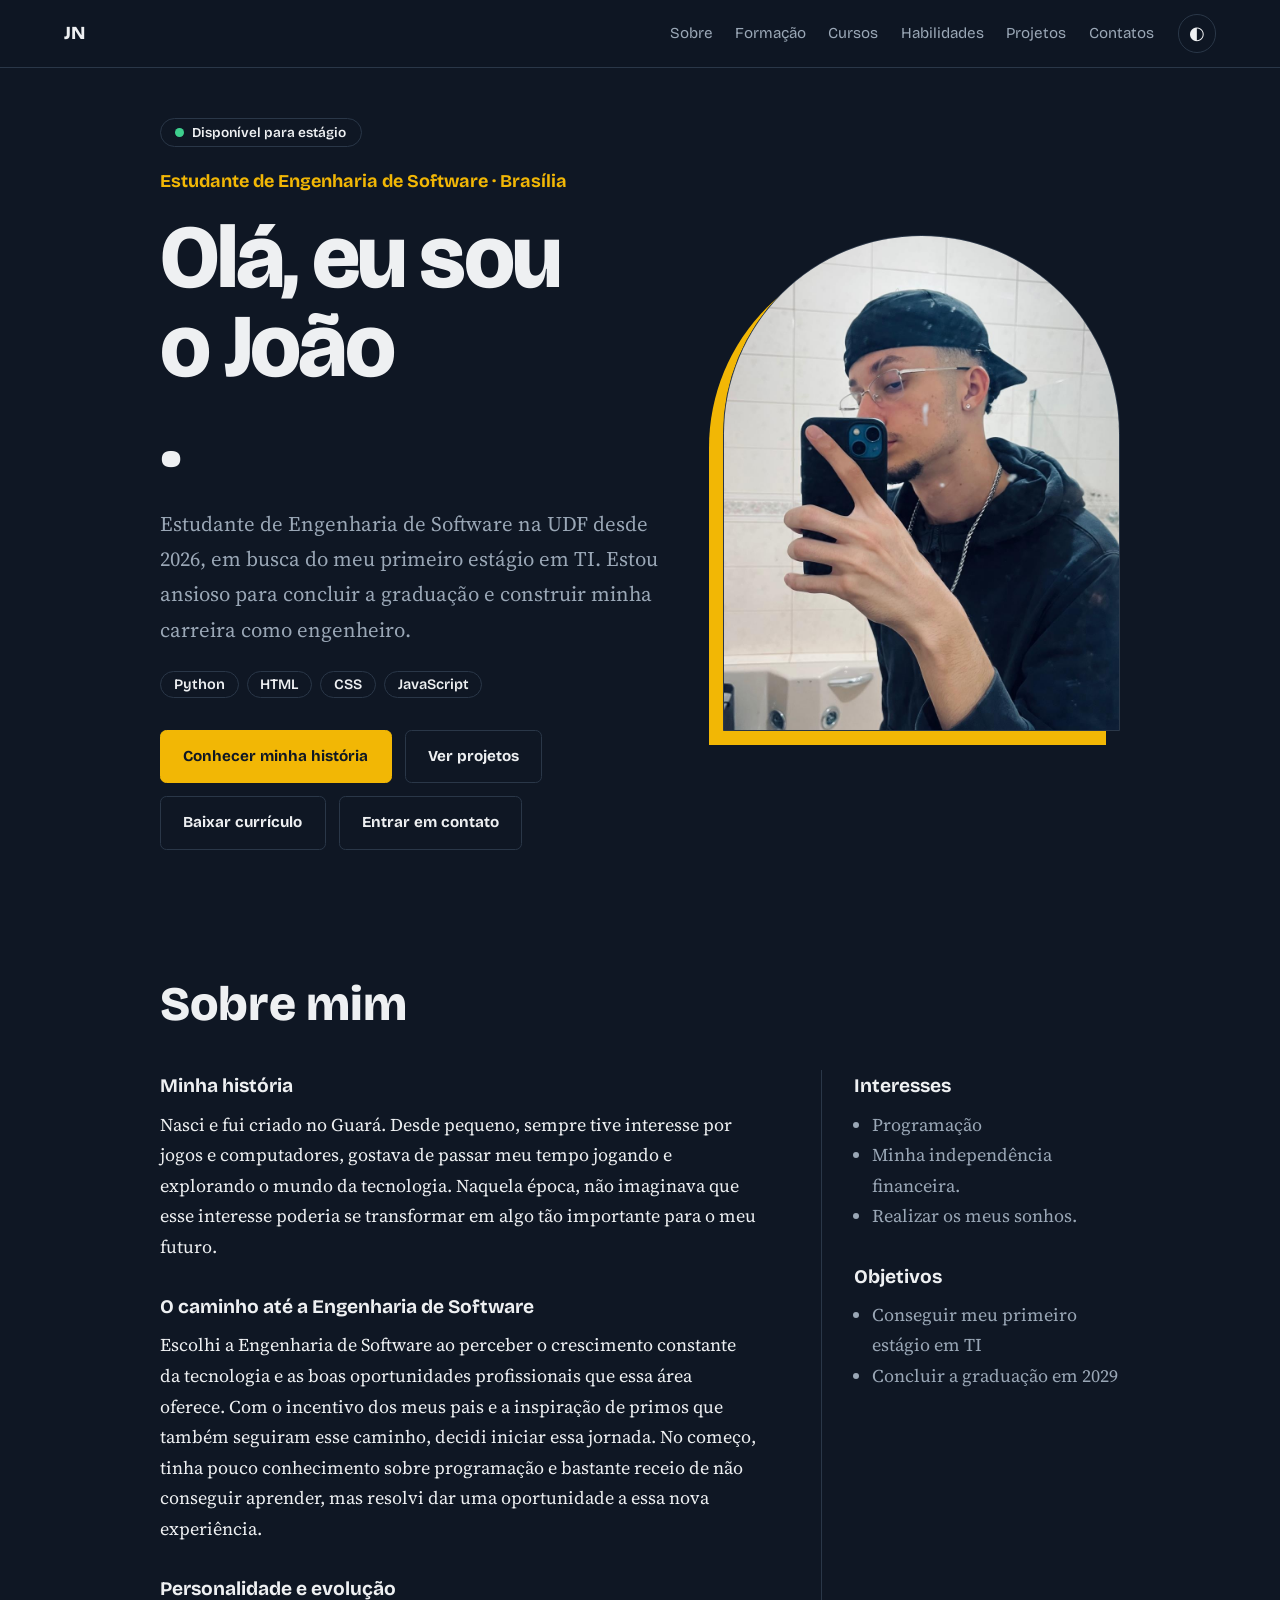
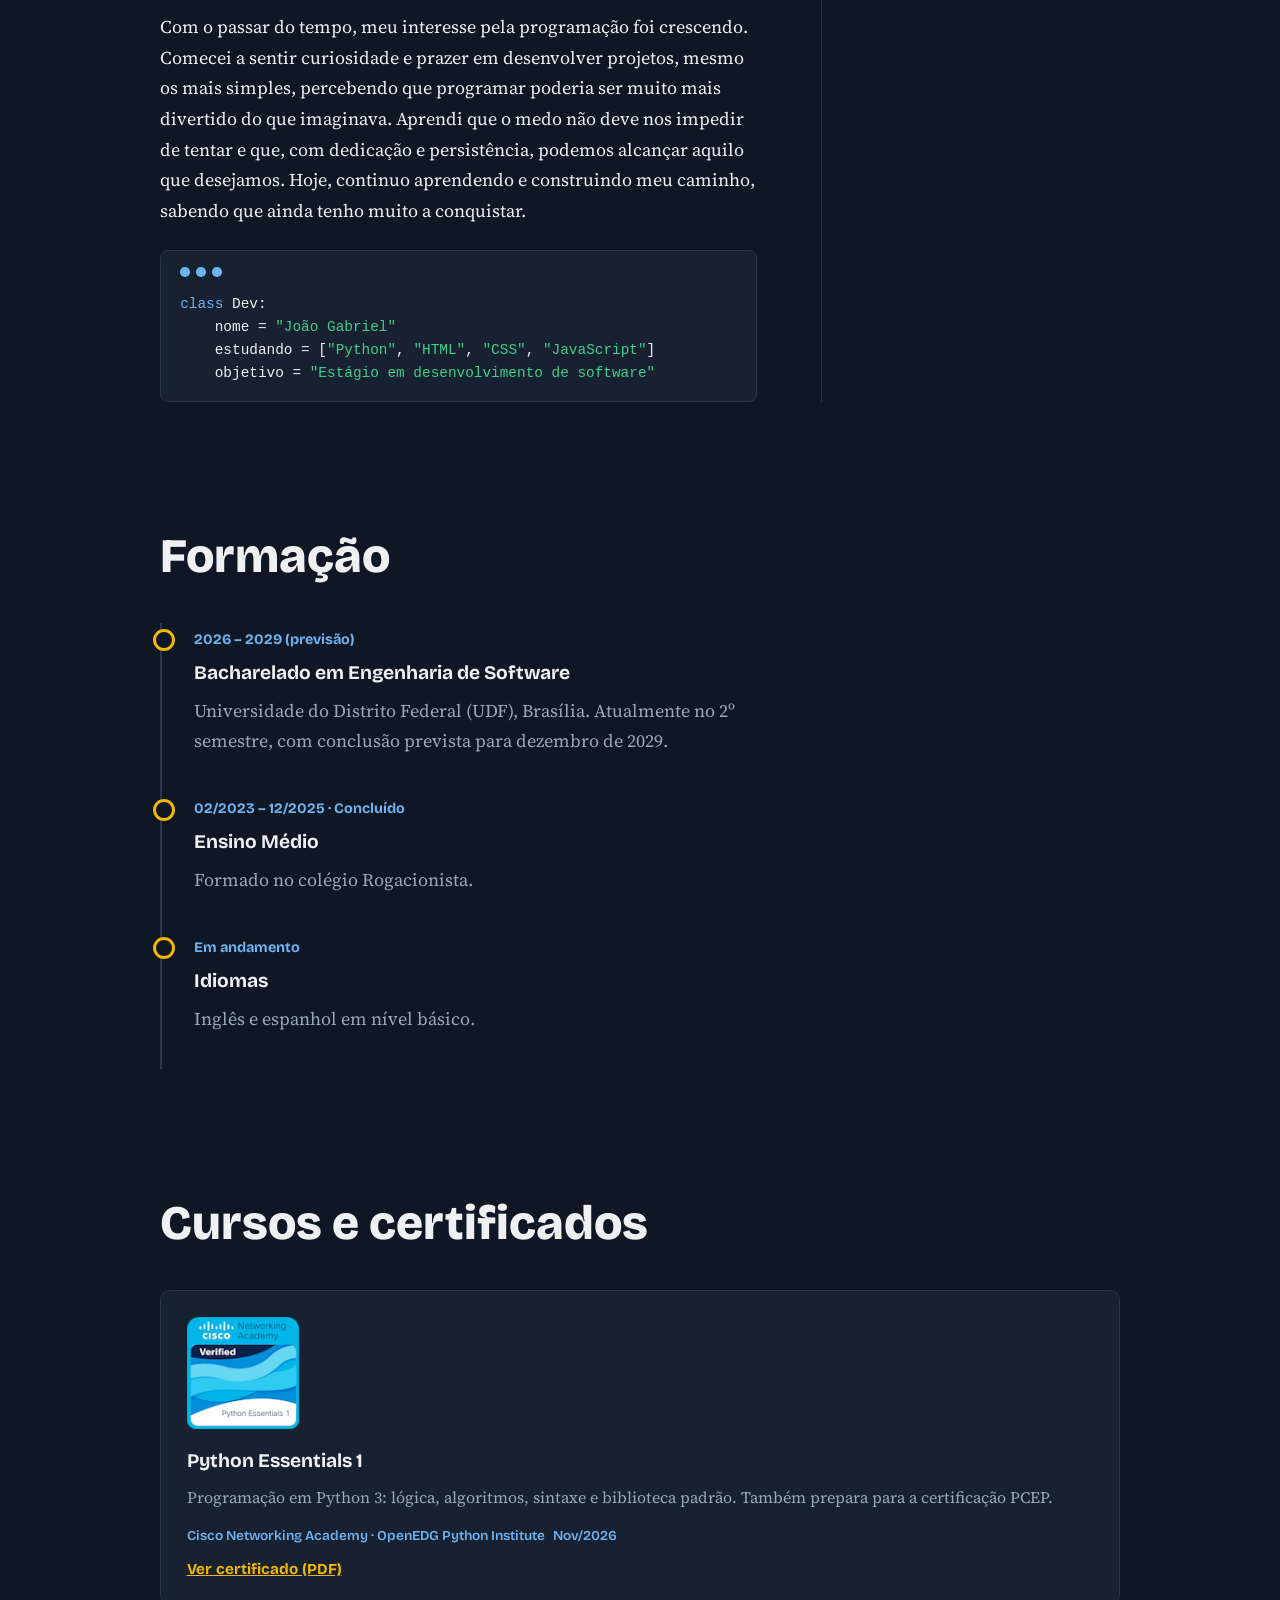
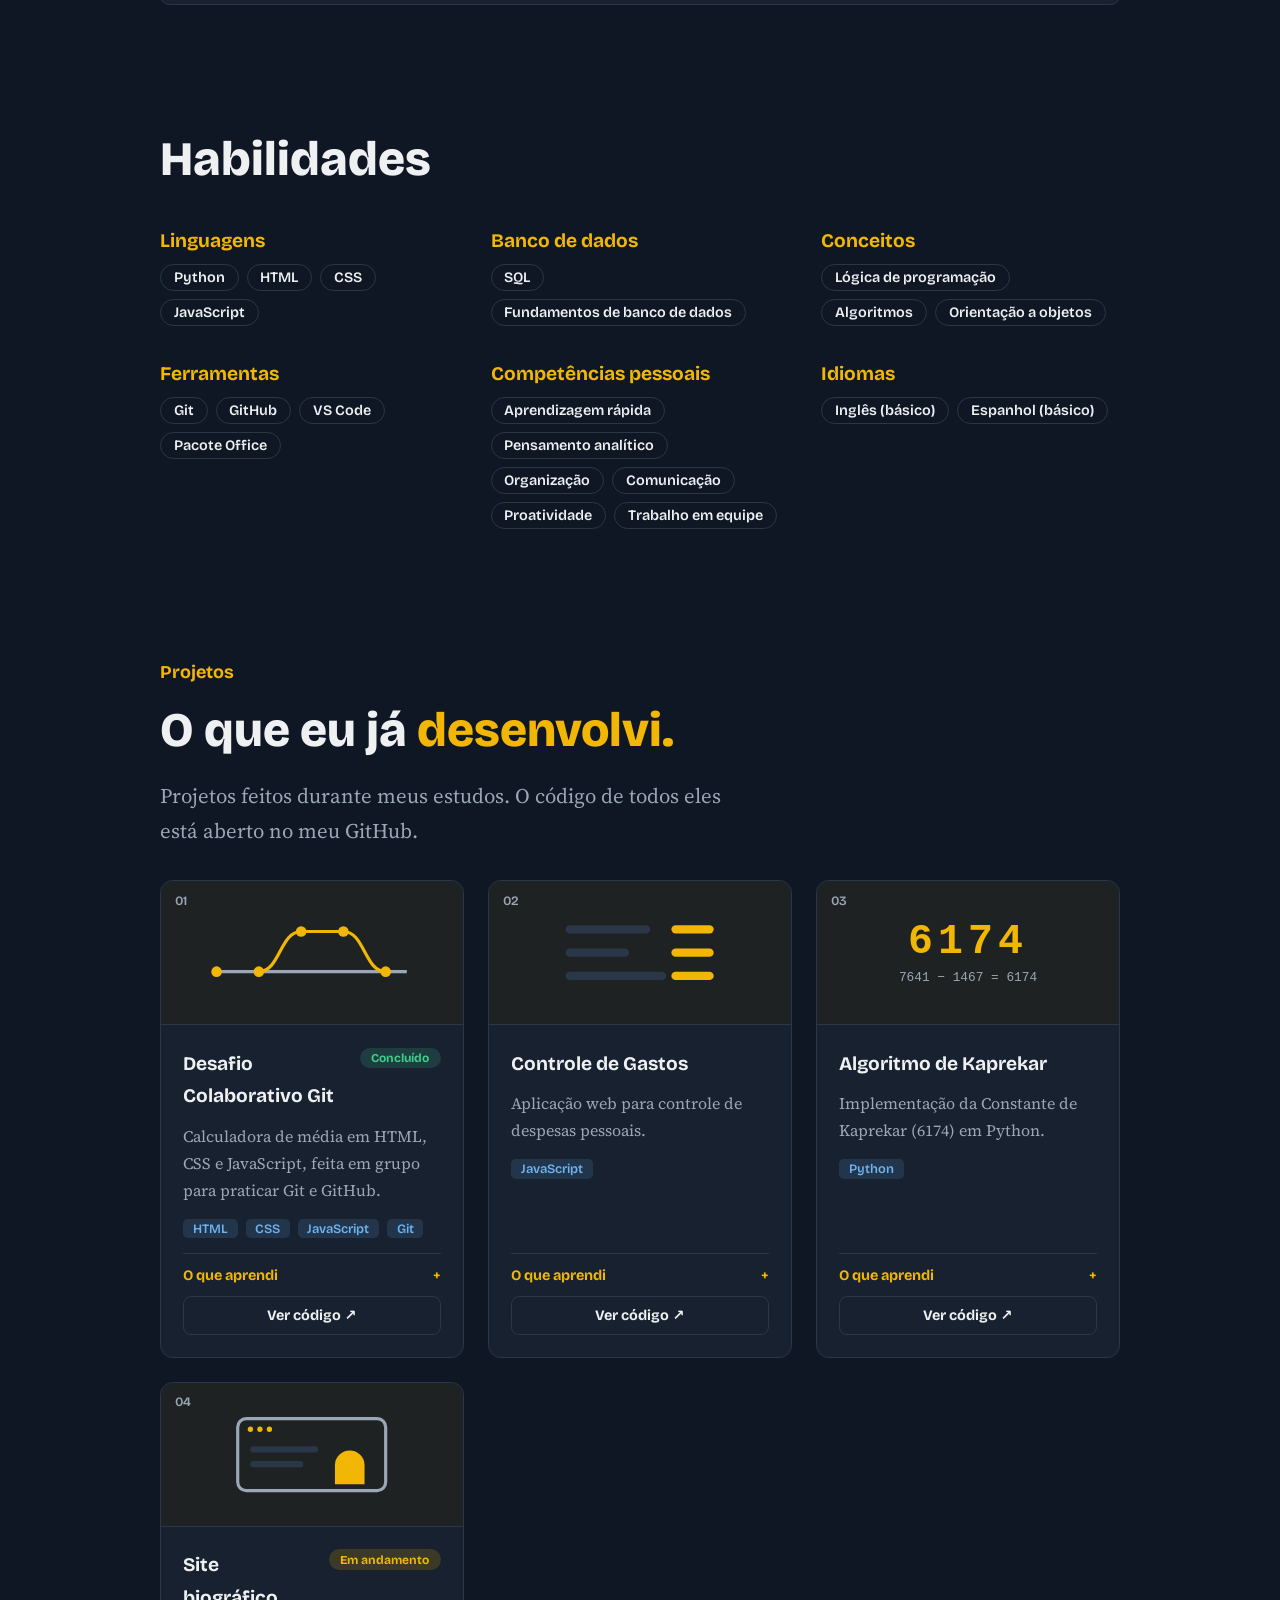
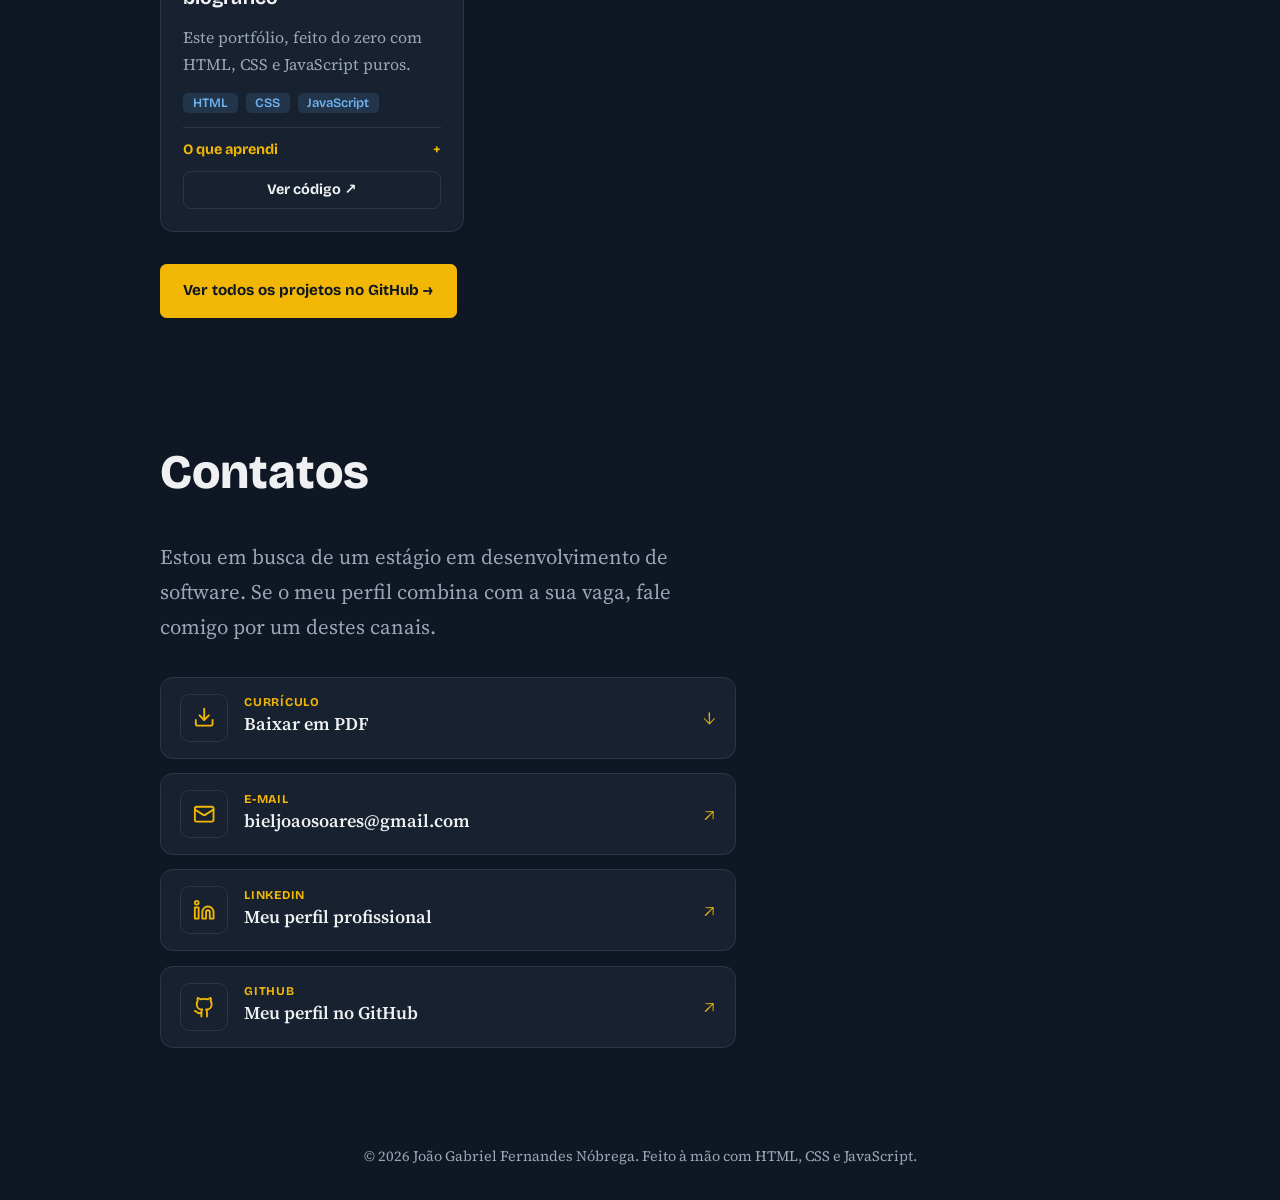
<file: index.html>
<!DOCTYPE html>
<html lang="pt-BR">
<head>
  <meta charset="UTF-8">
  <meta name="viewport" content="width=device-width, initial-scale=1">
  <title>João Gabriel Fernandes Nóbrega | Estudante de Engenharia de Software</title>
  <meta name="description" content="Biografia e portfólio de João Gabriel Fernandes Nóbrega, estudante de Engenharia de Software em Brasília.">
  <link rel="icon" href="data:image/svg+xml,<svg xmlns='http://www.w3.org/2000/svg' viewBox='0 0 100 100'><rect width='100' height='100' rx='20' fill='%230f1724'/><text x='50' y='66' font-size='48' font-weight='800' text-anchor='middle' fill='%23f2b705' font-family='sans-serif'>JN</text></svg>">
  <meta property="og:type" content="website">
  <meta property="og:title" content="João Gabriel Fernandes Nóbrega | Engenharia de Software">
  <meta property="og:description" content="Estudante de Engenharia de Software em busca de estágio. Biografia e projetos.">
  <meta property="og:image" content="https://jgabrielipx.github.io/site-biografico/img/biografia.jpg">
  <link rel="preconnect" href="https://fonts.googleapis.com">
  <link rel="preconnect" href="https://fonts.gstatic.com" crossorigin>
  <link href="https://fonts.googleapis.com/css2?family=Bricolage+Grotesque:opsz,wght@12..96,400;12..96,700;12..96,800&family=Source+Serif+4:ital,wght@0,400;0,600;1,400&display=swap" rel="stylesheet">
  <link rel="stylesheet" href="css/style.css?v=3">
  <script>document.documentElement.dataset.theme = localStorage.getItem('tema') || 'dark';</script>
</head>
<body>
  <header class="topo">
    <a class="logo" href="#inicio">JN</a>
    <nav aria-label="Principal">
      <a href="#sobre">Sobre</a>
      <a href="#formacao">Formação</a>
      <a href="#cursos">Cursos</a>
      <a href="#habilidades">Habilidades</a>
      <a href="#projetos">Projetos</a>
      <a href="#contatos">Contatos</a>
    </nav>
    <button id="menu" class="menu" aria-label="Abrir menu" aria-expanded="false">☰</button>
    <button id="tema" class="tema" aria-label="Alternar entre modo escuro e claro">◐</button>
  </header>

  <main>
    <!-- HOME -->
    <section id="inicio" class="hero">
      <div class="hero-texto">
        <p class="selo"><span></span> Disponível para estágio</p>
        <p class="kicker">Estudante de Engenharia de Software · Brasília</p>
        <h1>Olá, eu sou <span>o João</span>.</h1>
        <p class="lead">Estudante de Engenharia de Software na UDF desde 2026, em busca do meu primeiro estágio em TI. Estou ansioso para concluir a graduação e construir minha carreira como engenheiro.</p>
        <ul class="stack"><li>Python</li><li>HTML</li><li>CSS</li><li>JavaScript</li></ul>
        <div class="botoes">
          <a class="btn primario" href="#sobre">Conhecer minha história</a>
          <a class="btn" href="#projetos">Ver projetos</a>
          <a class="btn" href="docs/Curriculo.pdf" download>Baixar currículo</a>
          <a class="btn" href="#contatos">Entrar em contato</a>
        </div>
      </div>
      <figure class="arco">
        <img src="img/biografia.jpg" alt="Foto de João Gabriel Fernandes Nóbrega" onerror="this.remove()">
        <span class="arco-iniciais" aria-hidden="true"></span>
      </figure>
    </section>

    <!-- SOBRE-->
    <section id="sobre">
      <h2>Sobre mim</h2>
      <div class="bio">
        <h3>Minha história</h3>
        <p>Nasci e fui criado no Guará. Desde pequeno, sempre tive interesse por jogos e computadores, gostava de passar meu tempo jogando e explorando o mundo da tecnologia. Naquela época, não imaginava que esse interesse poderia se transformar em algo tão importante para o meu futuro.</p>
        <h3>O caminho até a Engenharia de Software</h3>
        <p>Escolhi a Engenharia de Software ao perceber o crescimento constante da tecnologia e as boas oportunidades profissionais que essa área oferece. Com o incentivo dos meus pais e a inspiração de primos que também seguiram esse caminho, decidi iniciar essa jornada.
No começo, tinha pouco conhecimento sobre programação e bastante receio de não conseguir aprender, mas resolvi dar uma oportunidade a essa nova experiência.</p>
        <h3>Personalidade e evolução</h3>
        <p>Com o passar do tempo, meu interesse pela programação foi crescendo. Comecei a sentir curiosidade e prazer em desenvolver projetos, mesmo os mais simples, percebendo que programar poderia ser muito mais divertido do que imaginava.
Aprendi que o medo não deve nos impedir de tentar e que, com dedicação e persistência, podemos alcançar aquilo que desejamos. Hoje, continuo aprendendo e construindo meu caminho, sabendo que ainda tenho muito a conquistar.</p>
        <pre class="codigo"><code><span class="kw">class</span> Dev:
    nome = <span class="str">"João Gabriel"</span>
    estudando = [<span class="str">"Python"</span>, <span class="str">"HTML"</span>, <span class="str">"CSS"</span>, <span class="str">"JavaScript"</span>]
    objetivo = <span class="str">"Estágio em desenvolvimento de software"</span></code></pre>
      </div>
      <div class="lateral">
        <h3>Interesses</h3>
        <ul><li>Programação</li><li>Minha independência financeira.</li><li>Realizar os meus sonhos.</li></ul>
        <h3>Objetivos</h3>
        <ul><li>Conseguir meu primeiro estágio em TI</li><li>Concluir a graduação em 2029</li></ul>
      </div>
    </section>

    <!-- FORMAÇÃO -->
    <section id="formacao">
      <h2>Formação</h2>
      <ol class="linha-tempo">
        <li>
          <time>2026 – 2029 (previsão)</time>
          <h3>Bacharelado em Engenharia de Software</h3>
          <p>Universidade do Distrito Federal (UDF), Brasília. Atualmente no 2º semestre, com conclusão prevista para dezembro de 2029.</p>
        </li>
        <li>
          <time>02/2023 – 12/2025 · Concluído</time>
          <h3>Ensino Médio</h3>
          <p>Formado no colégio Rogacionista.</p>
        </li>
        <li>
          <time>Em andamento</time>
          <h3>Idiomas</h3>
          <p>Inglês e espanhol em nível básico.</p>
        </li>
      </ol>
    </section>

    <!-- CURSOS E CERTIFICADOS: montados por js/data.js -->
    <section id="cursos">
      <h2>Cursos e certificados</h2>
      <div id="lista-cursos" class="projetos"></div>
    </section>

    <!-- HABILIDADES e PROJETOS -->
    <section id="habilidades">
      <h2>Habilidades</h2>
      <div id="lista-habilidades" class="grupos"></div>
    </section>

    <section id="projetos">
      <p class="kicker">Projetos</p>
      <h2>O que eu já <span class="dest">desenvolvi.</span></h2>
      <p class="lead intro-projetos">Projetos feitos durante meus estudos. O código de todos eles está aberto no meu GitHub.</p>
      <div id="lista-projetos" class="projetos"></div>
      <div class="botoes">
        <a class="btn primario" href="https://github.com/jgabrielipx?tab=repositories" target="_blank" rel="noopener">Ver todos os projetos no GitHub →</a>
      </div>
    </section>

    <section id="contatos">
      <h2>Contatos</h2>
      <p class="lead">Estou em busca de um estágio em desenvolvimento de software. Se o meu perfil combina com a sua vaga, fale comigo por um destes canais.</p>
      <div class="contatos-lista">
        <a class="contato-card" href="docs/Curriculo.pdf" download>
          <span class="ico"><svg viewBox="0 0 24 24" aria-hidden="true"><path d="M21 15v4a2 2 0 0 1-2 2H5a2 2 0 0 1-2-2v-4"/><polyline points="7 10 12 15 17 10"/><line x1="12" x2="12" y1="15" y2="3"/></svg></span>
          <span class="txt"><small>Currículo</small>Baixar em PDF</span>
          <span class="seta" aria-hidden="true">↓</span>
        </a>
        <a class="contato-card" href="mailto:bieljoaosoares@gmail.com">
          <span class="ico"><svg viewBox="0 0 24 24" aria-hidden="true"><rect width="20" height="16" x="2" y="4" rx="2"/><path d="m22 7-8.97 5.7a1.94 1.94 0 0 1-2.06 0L2 7"/></svg></span>
          <span class="txt"><small>E-mail</small>bieljoaosoares@gmail.com</span>
          <span class="seta" aria-hidden="true">↗</span>
        </a>
        <a class="contato-card" href="https://www.linkedin.com/in/jo%C3%A3o-gabriel-fernandes-n%C3%B3brega-6a3601283/" target="_blank" rel="noopener">
          <span class="ico"><svg viewBox="0 0 24 24" aria-hidden="true"><path d="M16 8a6 6 0 0 1 6 6v7h-4v-7a2 2 0 0 0-2-2 2 2 0 0 0-2 2v7h-4v-7a6 6 0 0 1 6-6z"/><rect width="4" height="12" x="2" y="9"/><circle cx="4" cy="4" r="2"/></svg></span>
          <span class="txt"><small>LinkedIn</small>Meu perfil profissional</span>
          <span class="seta" aria-hidden="true">↗</span>
        </a>
        <a class="contato-card" href="https://github.com/jgabrielipx" target="_blank" rel="noopener">
          <span class="ico"><svg viewBox="0 0 24 24" aria-hidden="true"><path d="M15 22v-4a4.8 4.8 0 0 0-1-3.5c3 0 6-2 6-5.5.08-1.25-.27-2.48-1-3.5.28-1.15.28-2.35 0-3.5 0 0-1 0-3 1.5-2.64-.5-5.36-.5-8 0C6 2 5 2 5 2c-.3 1.15-.3 2.35 0 3.5A5.403 5.403 0 0 0 4 9c0 3.5 3 5.5 6 5.5-.39.49-.68 1.05-.85 1.65-.17.6-.22 1.23-.15 1.85v4"/><path d="M9 18c-4.51 2-5-2-7-2"/></svg></span>
          <span class="txt"><small>GitHub</small>Meu perfil no GitHub</span>
          <span class="seta" aria-hidden="true">↗</span>
        </a>
      </div>
    </section>
  </main>
  <footer class="rodape">© <span id="ano"></span> João Gabriel Fernandes Nóbrega. Feito à mão com HTML, CSS e JavaScript.</footer>

  <script src="js/data.js?v=3"></script>
  <script src="js/main.js?v=3"></script>
</body>
</html>
</file>
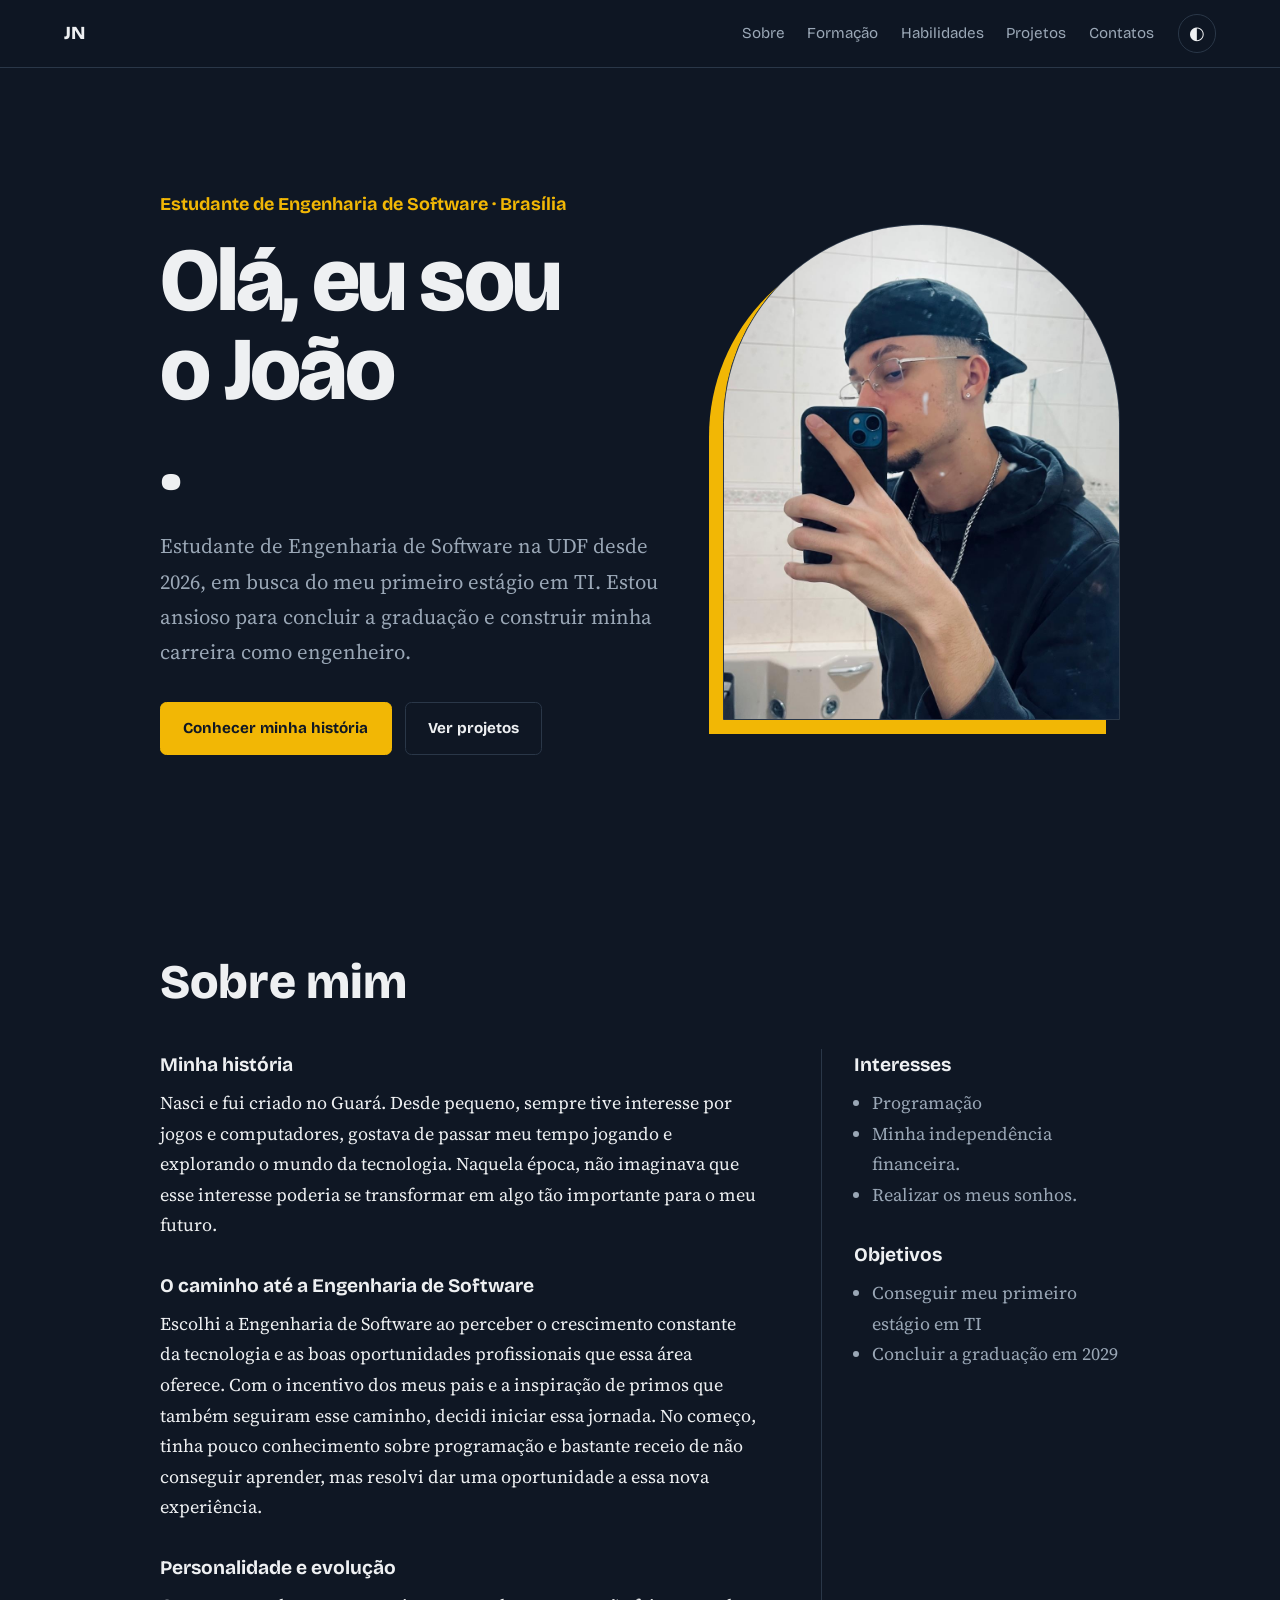
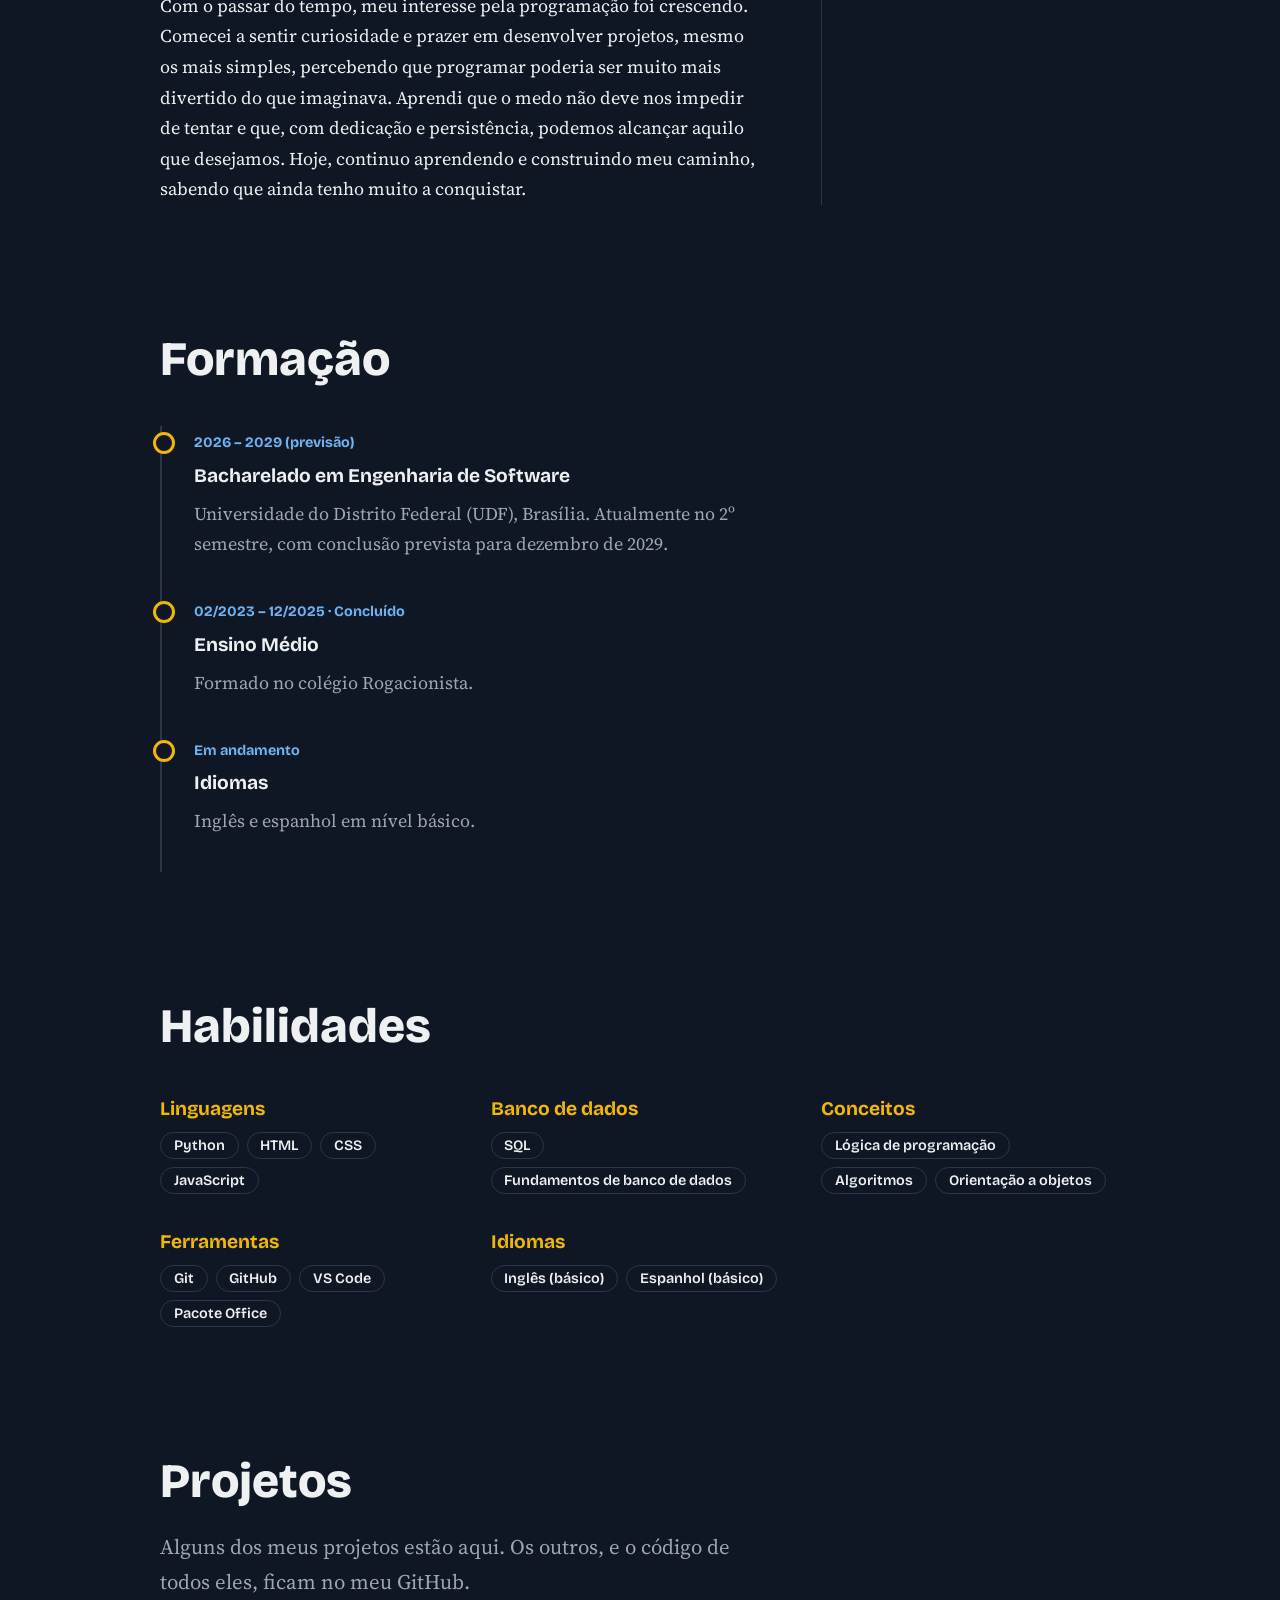
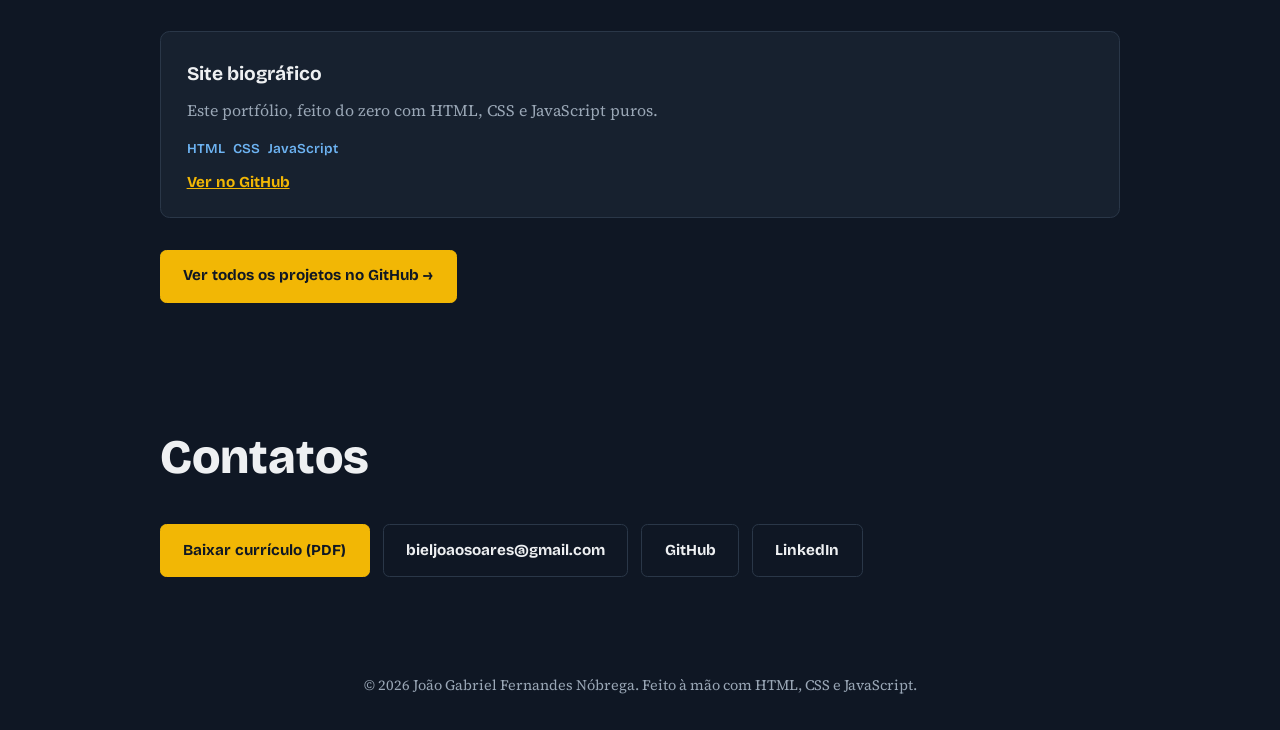
<file: site-biografico/site-biografico/index.html>
<!DOCTYPE html>
<html lang="pt-BR">
<head>
  <meta charset="UTF-8">
  <meta name="viewport" content="width=device-width, initial-scale=1">
  <title>João Gabriel Fernandes Nóbrega | Estudante de Engenharia de Software</title>
  <meta name="description" content="Biografia e portfólio de João Gabriel Fernandes Nóbrega, estudante de Engenharia de Software em Brasília.">
  <link rel="preconnect" href="https://fonts.googleapis.com">
  <link rel="preconnect" href="https://fonts.gstatic.com" crossorigin>
  <link href="https://fonts.googleapis.com/css2?family=Bricolage+Grotesque:opsz,wght@12..96,400;12..96,700;12..96,800&family=Source+Serif+4:ital,wght@0,400;0,600;1,400&display=swap" rel="stylesheet">
  <link rel="stylesheet" href="css/style.css">
  <script>document.documentElement.dataset.theme = localStorage.getItem('tema') || 'dark';</script>
</head>
<body>
  <header class="topo">
    <a class="logo" href="#inicio">JN</a>
    <nav aria-label="Principal">
      <a href="#sobre">Sobre</a>
      <a href="#formacao">Formação</a>
      <a href="#habilidades">Habilidades</a>
      <a href="#projetos">Projetos</a>
      <a href="#contatos">Contatos</a>
    </nav>
    <button id="menu" class="menu" aria-label="Abrir menu" aria-expanded="false">☰</button>
    <button id="tema" class="tema" aria-label="Alternar entre modo escuro e claro">◐</button>
  </header>

  <main>
    <!-- HOME -->
    <section id="inicio" class="hero">
      <div class="hero-texto">
        <p class="kicker">Estudante de Engenharia de Software · Brasília</p>
        <h1>Olá, eu sou <span>o João</span>.</h1>
        <p class="lead">Estudante de Engenharia de Software na UDF desde 2026, em busca do meu primeiro estágio em TI. Estou ansioso para concluir a graduação e construir minha carreira como engenheiro.</p>
        <div class="botoes">
          <a class="btn primario" href="#sobre">Conhecer minha história</a>
          <a class="btn" href="#projetos">Ver projetos</a>
        </div>
      </div>
      <figure class="arco">
        <img src="img/biografia.jpg" alt="Foto de João Gabriel Fernandes Nóbrega" onerror="this.remove()">
        <span class="arco-iniciais" aria-hidden="true"></span>
      </figure>
    </section>

    <!-- SOBRE-->
    <section id="sobre">
      <h2>Sobre mim</h2>
      <div class="bio">
        <h3>Minha história</h3>
        <p>Nasci e fui criado no Guará. Desde pequeno, sempre tive interesse por jogos e computadores, gostava de passar meu tempo jogando e explorando o mundo da tecnologia. Naquela época, não imaginava que esse interesse poderia se transformar em algo tão importante para o meu futuro.</p>
        <h3>O caminho até a Engenharia de Software</h3>
        <p>Escolhi a Engenharia de Software ao perceber o crescimento constante da tecnologia e as boas oportunidades profissionais que essa área oferece. Com o incentivo dos meus pais e a inspiração de primos que também seguiram esse caminho, decidi iniciar essa jornada.
No começo, tinha pouco conhecimento sobre programação e bastante receio de não conseguir aprender, mas resolvi dar uma oportunidade a essa nova experiência.</p>
        <h3>Personalidade e evolução</h3>
        <p>Com o passar do tempo, meu interesse pela programação foi crescendo. Comecei a sentir curiosidade e prazer em desenvolver projetos, mesmo os mais simples, percebendo que programar poderia ser muito mais divertido do que imaginava.
Aprendi que o medo não deve nos impedir de tentar e que, com dedicação e persistência, podemos alcançar aquilo que desejamos. Hoje, continuo aprendendo e construindo meu caminho, sabendo que ainda tenho muito a conquistar.</p>
      </div>
      <div class="lateral">
        <h3>Interesses</h3>
        <ul><li>Programação</li><li>Minha independência financeira.</li><li>Realizar os meus sonhos.</li></ul>
        <h3>Objetivos</h3>
        <ul><li>Conseguir meu primeiro estágio em TI</li><li>Concluir a graduação em 2029</li></ul>
      </div>
    </section>

    <!-- FORMAÇÃO -->
    <section id="formacao">
      <h2>Formação</h2>
      <ol class="linha-tempo">
        <li>
          <time>2026 – 2029 (previsão)</time>
          <h3>Bacharelado em Engenharia de Software</h3>
          <p>Universidade do Distrito Federal (UDF), Brasília. Atualmente no 2º semestre, com conclusão prevista para dezembro de 2029.</p>
        </li>
        <li>
          <time>02/2023 – 12/2025 · Concluído</time>
          <h3>Ensino Médio</h3>
          <p>Formado no colégio Rogacionista.</p>
        </li>
        <li>
          <time>Em andamento</time>
          <h3>Idiomas</h3>
          <p>Inglês e espanhol em nível básico.</p>
        </li>
      </ol>
    </section>

    <!-- HABILIDADES e PROJETOS -->
    <section id="habilidades">
      <h2>Habilidades</h2>
      <div id="lista-habilidades" class="grupos"></div>
    </section>

    <section id="projetos">
      <h2>Projetos</h2>
      <p class="lead intro-projetos">Alguns dos meus projetos estão aqui. Os outros, e o código de todos eles, ficam no meu GitHub.</p>
      <div id="lista-projetos" class="projetos"></div>
      <div class="botoes">
        <a class="btn primario" href="https://github.com/jgabrielipx?tab=repositories" target="_blank" rel="noopener">Ver todos os projetos no GitHub →</a>
      </div>
    </section>

    <section id="contatos">
      <h2>Contatos</h2>
      <div class="botoes">
        <a class="btn primario" href="docs/Curriculo.pdf" download>Baixar currículo (PDF)</a>
        <a class="btn" href="mailto:bieljoaosoares@gmail.com">bieljoaosoares@gmail.com</a>
        <a class="btn" href="https://github.com/jgabrielipx" target="_blank" rel="noopener">GitHub</a>
        <a class="btn" href="https://www.linkedin.com/in/jo%C3%A3o-gabriel-fernandes-n%C3%B3brega-6a3601283/" target="_blank" rel="noopener">LinkedIn</a>
      </div>
    </section>
  </main>
  <footer class="rodape">© <span id="ano"></span> João Gabriel Fernandes Nóbrega. Feito à mão com HTML, CSS e JavaScript.</footer>

  <script src="js/data.js"></script>
  <script src="js/main.js"></script>
</body>
</html>
</file>
<file: css/style.css>
:root{
  --bg:#0f1724; --surface:#17212f; --line:#2a3748;
  --text:#eef0f2; --muted:#9aa7b6;
  --accent:#f2b705; --on-accent:#0f1724; --sky:#6db3f2; --ok:#3ecf8e;
  --display:'Bricolage Grotesque',system-ui,sans-serif;
  --body:'Source Serif 4',Georgia,serif;
}
[data-theme="light"]{
  --bg:#eef1f4; --surface:#ffffff; --line:#d3d9e1;
  --text:#121a26; --muted:#55637a;
  --accent:#a87400; --on-accent:#ffffff; --sky:#1f6fb5; --ok:#0f7a4a;
}
*{box-sizing:border-box;margin:0}
html{scroll-behavior:smooth;scroll-padding-top:5rem}
body{background:var(--bg);color:var(--text);font:1.125rem/1.7 var(--body);transition:background .3s,color .3s}
a{color:inherit}
:focus-visible{outline:3px solid var(--sky);outline-offset:3px}
h1,h2,h3,.logo,nav,.btn,.kicker,time{font-family:var(--display)}

/* ---------- Topo ---------- */
.topo{position:sticky;top:0;z-index:10;display:flex;align-items:center;gap:1.5rem;padding:.9rem clamp(1rem,5vw,4rem);background:color-mix(in srgb,var(--bg) 88%,transparent);backdrop-filter:blur(10px);border-bottom:1px solid var(--line)}
.logo{font-weight:800;text-decoration:none;font-size:1.15rem;margin-right:auto}
nav{display:flex;gap:1.4rem;font-size:.95rem}
nav a{text-decoration:none;color:var(--muted);transition:color .2s}
nav a:hover{color:var(--accent)}
.tema{background:none;border:1px solid var(--line);color:var(--text);width:2.4rem;height:2.4rem;border-radius:50%;font-size:1.1rem;cursor:pointer;transition:border-color .2s,transform .3s}
.tema:hover{border-color:var(--accent);transform:rotate(180deg)}
.menu{display:none;background:none;border:1px solid var(--line);color:var(--text);width:2.4rem;height:2.4rem;border-radius:50%;font-size:1.1rem;cursor:pointer}
@media(max-width:720px){
  .menu{display:block}
  nav{display:none;position:absolute;top:100%;left:0;right:0;flex-direction:column;gap:0;background:var(--bg);border-bottom:1px solid var(--line);padding:.5rem clamp(1rem,5vw,4rem)}
  nav.aberto{display:flex}
  nav a{padding:.8rem 0;font-size:1.05rem}
}

/* ---------- Seções ---------- */
section{max-width:68rem;margin:0 auto;padding:6rem clamp(1rem,5vw,4rem) 2rem}
h2{font-size:clamp(2rem,5vw,3rem);font-weight:800;line-height:1.1;margin-bottom:2.5rem}
h3{font-size:1.2rem;font-weight:700;margin:1.8rem 0 .4rem}
.lead{font-size:1.3rem;max-width:36rem;color:var(--muted)}

/* ---------- Hero ---------- */
.hero{display:grid;grid-template-columns:1.3fr 1fr;gap:3rem;align-items:center;min-height:88vh;padding-top:3rem}
.kicker{color:var(--accent);font-weight:700;margin-bottom:1rem}
h1{font-size:clamp(2.8rem,7.5vw,5.6rem);font-weight:800;line-height:1;letter-spacing:-.03em;margin-bottom:1.5rem}
h1 span{display:block}
.botoes{display:flex;flex-wrap:wrap;gap:.8rem;margin-top:2rem}
.btn{display:inline-block;padding:.8rem 1.4rem;border:1px solid var(--line);border-radius:.4rem;text-decoration:none;font-weight:700;font-size:.95rem;transition:border-color .2s,background .2s,transform .2s}
.btn:hover{border-color:var(--accent);transform:translateY(-2px)}
.btn.primario{background:var(--accent);color:var(--on-accent);border-color:var(--accent)}
.btn.primario:hover{filter:brightness(1.08)}

.arco{position:relative;aspect-ratio:4/5;border-radius:999px 999px 0 0;overflow:hidden;background:var(--surface);border:1px solid var(--line);box-shadow:-14px 14px 0 var(--accent)}
.arco img{position:absolute;inset:0;width:100%;height:100%;object-fit:cover}
.arco-iniciais{position:absolute;inset:0;display:grid;place-items:center;font:800 5rem var(--display);color:var(--line)}
@media(max-width:820px){.hero{grid-template-columns:minmax(0,1fr);min-height:auto}.arco{max-width:18rem;order:-1;box-shadow:-10px 10px 0 var(--accent)}}

/* Única animação automática: a entrada do hero */
.hero-texto,.arco{animation:entrar .8s cubic-bezier(.2,.7,.2,1) both}
.arco{animation-delay:.15s}
@keyframes entrar{from{opacity:0;transform:translateY(24px)}}

/* ---------- Sobre ---------- */
#sobre{display:grid;grid-template-columns:2fr 1fr;gap:0 4rem}
#sobre h2{grid-column:1/-1}
.bio h3:first-child,.lateral h3:first-child{margin-top:0}
.bio p{max-width:40rem}
.lateral{border-left:1px solid var(--line);padding-left:2rem}
.lateral ul{padding-left:1.1rem;color:var(--muted)}
@media(max-width:820px){#sobre{grid-template-columns:minmax(0,1fr)}.lateral{border:0;padding:0;margin-top:2rem}}

/* ---------- Formação (linha do tempo: é uma sequência real) ---------- */
.linha-tempo{list-style:none;padding:0;border-left:2px solid var(--line)}
.linha-tempo li{position:relative;padding:0 0 2.2rem 2rem}
.linha-tempo li::before{content:"";position:absolute;left:-.55rem;top:.4rem;width:1rem;height:1rem;border-radius:50%;background:var(--bg);border:3px solid var(--accent)}
.linha-tempo time{color:var(--sky);font-weight:700;font-size:.9rem}
.linha-tempo h3{margin-top:.2rem}
.linha-tempo p{max-width:38rem;color:var(--muted)}

/* ---------- Habilidades ---------- */
.grupos{display:grid;grid-template-columns:repeat(auto-fit,minmax(15rem,1fr));gap:2rem}
.grupos h3{margin-top:0;color:var(--accent)}
.grupos ul{list-style:none;padding:0;display:flex;flex-wrap:wrap;gap:.5rem}
.grupos li{padding:.25rem .8rem;border:1px solid var(--line);border-radius:2rem;font:600 .9rem var(--display)}

/* ---------- Projetos ---------- */
.intro-projetos{margin:-1.2rem 0 2rem}
.projetos{display:grid;grid-template-columns:repeat(auto-fit,minmax(18rem,1fr));gap:1.5rem}
.projeto{background:var(--surface);border:1px solid var(--line);border-radius:.6rem;padding:1.6rem;display:flex;flex-direction:column;transition:border-color .2s,transform .2s}
.projeto:hover{border-color:var(--accent);transform:translateY(-4px)}
.projeto h3{margin-top:0}
.projeto p{color:var(--muted);font-size:1rem;flex:1}
.projeto .tags{display:flex;flex-wrap:wrap;gap:.5rem;margin:1rem 0;font:600 .85rem var(--display);color:var(--sky)}
.projeto a{font:700 .95rem var(--display);color:var(--accent)}

/* ---------- Rodapé ---------- */
.rodape{text-align:center;color:var(--muted);font-size:.9rem;padding:4rem 1rem 2rem}

@media(prefers-reduced-motion:reduce){*,*::before,*::after{animation:none!important;transition:none!important;scroll-behavior:auto!important}}

.links{display:flex;flex-wrap:wrap;gap:1.2rem}
.selo{display:inline-flex;align-items:center;gap:.5rem;padding:.3rem .9rem;border:1px solid var(--line);border-radius:2rem;font:600 .85rem var(--display);margin-bottom:1.2rem}
.selo span{width:.55rem;height:.55rem;border-radius:50%;background:#3ecf8e}

.stack{list-style:none;padding:0;display:flex;flex-wrap:wrap;gap:.5rem;margin-top:1.5rem}
.stack li{padding:.25rem .8rem;border:1px solid var(--line);border-radius:2rem;font:600 .9rem var(--display)}
.codigo{background:var(--surface);border:1px solid var(--line);border-radius:.5rem;padding:1rem 1.2rem;overflow-x:auto;font:.9rem/1.6 ui-monospace,Consolas,monospace;margin-top:1.5rem}
.status{align-self:flex-start;font:700 .8rem var(--display);color:var(--accent);border:1px solid var(--accent);border-radius:2rem;padding:.1rem .7rem;margin:.6rem 0}
.projeto h4{font-size:.95rem;margin:.8rem 0 .3rem}
.aprendi{padding-left:1.1rem;color:var(--muted);font-size:.95rem}
.selo-curso{width:7rem;height:auto;margin-bottom:1rem;align-self:flex-start}

/* ---------- Projetos: cards com ilustração ---------- */
.dest{color:var(--accent)}
.card-projeto{background:var(--surface);border:1px solid var(--line);border-radius:.8rem;overflow:hidden;display:flex;flex-direction:column;transition:border-color .2s,transform .2s}
.card-projeto:hover{border-color:var(--accent);transform:translateY(-4px)}
.capa{position:relative;height:9rem;display:grid;place-items:center;background:color-mix(in srgb,var(--accent) 7%,var(--bg));border-bottom:1px solid var(--line)}
.capa .n{position:absolute;top:.7rem;left:.9rem;font:600 .8rem var(--display);color:var(--muted)}
.capa svg{width:70%;height:75%}
.capa .l{fill:none;stroke:var(--muted);stroke-width:3}
.capa .b{stroke:var(--accent)}
.capa .m{fill:var(--line)}
.capa .a,.capa circle{fill:var(--accent)}
.capa .num{font:800 2.6rem ui-monospace,Consolas,monospace;color:var(--accent);letter-spacing:.12em;text-align:center;line-height:1}
.capa .num small{display:block;font:500 .8rem ui-monospace,Consolas,monospace;color:var(--muted);letter-spacing:0;margin-top:.5rem}
.corpo{padding:1.4rem;display:flex;flex-direction:column;flex:1}
.cabeca{display:flex;justify-content:space-between;align-items:flex-start;gap:.8rem}
.cabeca h3{margin:0}
.pill{font:700 .75rem var(--display);padding:.2rem .7rem;border-radius:2rem;white-space:nowrap;background:color-mix(in srgb,var(--accent) 16%,transparent);color:var(--accent)}
.pill.ok{background:color-mix(in srgb,var(--ok) 16%,transparent);color:var(--ok)}
.card-projeto p{color:var(--muted);font-size:1rem;margin-top:.6rem}
.card-projeto .tags{display:flex;flex-wrap:wrap;gap:.5rem;margin:.9rem 0;font:600 .8rem var(--display)}
.card-projeto .tags span{padding:.15rem .6rem;border-radius:.3rem;background:color-mix(in srgb,var(--sky) 14%,transparent);color:var(--sky)}
.aprendi-box{border-top:1px solid var(--line);padding:.8rem 0;margin-top:auto}
.aprendi-box summary{cursor:pointer;list-style:none;display:flex;justify-content:space-between;font:700 .9rem var(--display);color:var(--accent)}
.aprendi-box summary::-webkit-details-marker{display:none}
.aprendi-box summary::after{content:"+"}
.aprendi-box[open] summary::after{content:"−"}
.aprendi-box ul{padding-left:1.1rem;margin-top:.6rem;color:var(--muted);font-size:.95rem}
.acoes{display:flex;gap:.6rem}
.btn-codigo{flex:1;text-align:center;padding:.6rem 1rem;border:1px solid var(--line);border-radius:.5rem;text-decoration:none;font:700 .9rem var(--display);transition:border-color .2s}
.btn-codigo:hover{border-color:var(--accent)}

/* ---------- Contatos: cartões ---------- */
.contatos-lista{display:grid;gap:.9rem;max-width:36rem;margin-top:2rem}
.contato-card{display:flex;align-items:center;gap:1rem;padding:1rem 1.2rem;background:var(--surface);border:1px solid var(--line);border-radius:.8rem;text-decoration:none;transition:border-color .2s,transform .2s}
.contato-card:hover{border-color:var(--accent);transform:translateX(4px)}
.contato-card .ico{display:grid;place-items:center;width:3rem;height:3rem;border:1px solid var(--line);border-radius:.6rem;color:var(--accent);flex-shrink:0}
.contato-card svg{width:1.4rem;height:1.4rem;fill:none;stroke:currentColor;stroke-width:2;stroke-linecap:round;stroke-linejoin:round}
.contato-card .txt{flex:1;min-width:0;overflow-wrap:anywhere;font-weight:600}
.contato-card small{display:block;font:700 .75rem var(--display);letter-spacing:.06em;text-transform:uppercase;color:var(--accent)}
.contato-card .seta{color:var(--accent);font-size:1.2rem}

/* Cores do trecho de código (estilo editor) */
.codigo::before{content:"";display:block;width:.6rem;height:.6rem;border-radius:50%;background:var(--sky);box-shadow:1rem 0 var(--sky),2rem 0 var(--sky);margin-bottom:1rem}
.codigo .kw{color:var(--sky)}
.codigo .str{color:var(--ok)}

/* Evita que conteúdo largo (como o bloco de código) estique a página no celular */
#sobre>*,.hero>*{min-width:0}
.codigo{max-width:100%}
</file>
<file: site-biografico/site-biografico/css/style.css>
:root{
  --bg:#0f1724; --surface:#17212f; --line:#2a3748;
  --text:#eef0f2; --muted:#9aa7b6;
  --accent:#f2b705; --on-accent:#0f1724; --sky:#6db3f2;
  --display:'Bricolage Grotesque',system-ui,sans-serif;
  --body:'Source Serif 4',Georgia,serif;
}
[data-theme="light"]{
  --bg:#eef1f4; --surface:#ffffff; --line:#d3d9e1;
  --text:#121a26; --muted:#55637a;
  --accent:#a87400; --on-accent:#ffffff; --sky:#1f6fb5;
}
*{box-sizing:border-box;margin:0}
html{scroll-behavior:smooth;scroll-padding-top:5rem}
body{background:var(--bg);color:var(--text);font:1.125rem/1.7 var(--body);transition:background .3s,color .3s}
a{color:inherit}
:focus-visible{outline:3px solid var(--sky);outline-offset:3px}
h1,h2,h3,.logo,nav,.btn,.kicker,time{font-family:var(--display)}

/* ---------- Topo ---------- */
.topo{position:sticky;top:0;z-index:10;display:flex;align-items:center;gap:1.5rem;padding:.9rem clamp(1rem,5vw,4rem);background:color-mix(in srgb,var(--bg) 88%,transparent);backdrop-filter:blur(10px);border-bottom:1px solid var(--line)}
.logo{font-weight:800;text-decoration:none;font-size:1.15rem;margin-right:auto}
nav{display:flex;gap:1.4rem;font-size:.95rem}
nav a{text-decoration:none;color:var(--muted);transition:color .2s}
nav a:hover{color:var(--accent)}
.tema{background:none;border:1px solid var(--line);color:var(--text);width:2.4rem;height:2.4rem;border-radius:50%;font-size:1.1rem;cursor:pointer;transition:border-color .2s,transform .3s}
.tema:hover{border-color:var(--accent);transform:rotate(180deg)}
.menu{display:none;background:none;border:1px solid var(--line);color:var(--text);width:2.4rem;height:2.4rem;border-radius:50%;font-size:1.1rem;cursor:pointer}
@media(max-width:720px){
  .menu{display:block}
  nav{display:none;position:absolute;top:100%;left:0;right:0;flex-direction:column;gap:0;background:var(--bg);border-bottom:1px solid var(--line);padding:.5rem clamp(1rem,5vw,4rem)}
  nav.aberto{display:flex}
  nav a{padding:.8rem 0;font-size:1.05rem}
}

/* ---------- Seções ---------- */
section{max-width:68rem;margin:0 auto;padding:6rem clamp(1rem,5vw,4rem) 2rem}
h2{font-size:clamp(2rem,5vw,3rem);font-weight:800;line-height:1.1;margin-bottom:2.5rem}
h3{font-size:1.2rem;font-weight:700;margin:1.8rem 0 .4rem}
.lead{font-size:1.3rem;max-width:36rem;color:var(--muted)}

/* ---------- Hero ---------- */
.hero{display:grid;grid-template-columns:1.3fr 1fr;gap:3rem;align-items:center;min-height:88vh;padding-top:3rem}
.kicker{color:var(--accent);font-weight:700;margin-bottom:1rem}
h1{font-size:clamp(2.8rem,7.5vw,5.6rem);font-weight:800;line-height:1;letter-spacing:-.03em;margin-bottom:1.5rem}
h1 span{display:block}
.botoes{display:flex;flex-wrap:wrap;gap:.8rem;margin-top:2rem}
.btn{display:inline-block;padding:.8rem 1.4rem;border:1px solid var(--line);border-radius:.4rem;text-decoration:none;font-weight:700;font-size:.95rem;transition:border-color .2s,background .2s,transform .2s}
.btn:hover{border-color:var(--accent);transform:translateY(-2px)}
.btn.primario{background:var(--accent);color:var(--on-accent);border-color:var(--accent)}
.btn.primario:hover{filter:brightness(1.08)}

.arco{position:relative;aspect-ratio:4/5;border-radius:999px 999px 0 0;overflow:hidden;background:var(--surface);border:1px solid var(--line);box-shadow:-14px 14px 0 var(--accent)}
.arco img{position:absolute;inset:0;width:100%;height:100%;object-fit:cover}
.arco-iniciais{position:absolute;inset:0;display:grid;place-items:center;font:800 5rem var(--display);color:var(--line)}
@media(max-width:820px){.hero{grid-template-columns:1fr;min-height:auto}.arco{max-width:18rem;order:-1;box-shadow:-10px 10px 0 var(--accent)}}

/* Única animação automática: a entrada do hero */
.hero-texto,.arco{animation:entrar .8s cubic-bezier(.2,.7,.2,1) both}
.arco{animation-delay:.15s}
@keyframes entrar{from{opacity:0;transform:translateY(24px)}}

/* ---------- Sobre ---------- */
#sobre{display:grid;grid-template-columns:2fr 1fr;gap:0 4rem}
#sobre h2{grid-column:1/-1}
.bio h3:first-child,.lateral h3:first-child{margin-top:0}
.bio p{max-width:40rem}
.lateral{border-left:1px solid var(--line);padding-left:2rem}
.lateral ul{padding-left:1.1rem;color:var(--muted)}
@media(max-width:820px){#sobre{grid-template-columns:1fr}.lateral{border:0;padding:0;margin-top:2rem}}

/* ---------- Formação (linha do tempo: é uma sequência real) ---------- */
.linha-tempo{list-style:none;padding:0;border-left:2px solid var(--line)}
.linha-tempo li{position:relative;padding:0 0 2.2rem 2rem}
.linha-tempo li::before{content:"";position:absolute;left:-.55rem;top:.4rem;width:1rem;height:1rem;border-radius:50%;background:var(--bg);border:3px solid var(--accent)}
.linha-tempo time{color:var(--sky);font-weight:700;font-size:.9rem}
.linha-tempo h3{margin-top:.2rem}
.linha-tempo p{max-width:38rem;color:var(--muted)}

/* ---------- Habilidades ---------- */
.grupos{display:grid;grid-template-columns:repeat(auto-fit,minmax(15rem,1fr));gap:2rem}
.grupos h3{margin-top:0;color:var(--accent)}
.grupos ul{list-style:none;padding:0;display:flex;flex-wrap:wrap;gap:.5rem}
.grupos li{padding:.25rem .8rem;border:1px solid var(--line);border-radius:2rem;font:600 .9rem var(--display)}

/* ---------- Projetos ---------- */
.intro-projetos{margin:-1.2rem 0 2rem}
.projetos{display:grid;grid-template-columns:repeat(auto-fit,minmax(18rem,1fr));gap:1.5rem}
.projeto{background:var(--surface);border:1px solid var(--line);border-radius:.6rem;padding:1.6rem;display:flex;flex-direction:column;transition:border-color .2s,transform .2s}
.projeto:hover{border-color:var(--accent);transform:translateY(-4px)}
.projeto h3{margin-top:0}
.projeto p{color:var(--muted);font-size:1rem;flex:1}
.projeto .tags{display:flex;flex-wrap:wrap;gap:.5rem;margin:1rem 0;font:600 .85rem var(--display);color:var(--sky)}
.projeto a{font:700 .95rem var(--display);color:var(--accent)}

/* ---------- Rodapé ---------- */
.rodape{text-align:center;color:var(--muted);font-size:.9rem;padding:4rem 1rem 2rem}

@media(prefers-reduced-motion:reduce){*,*::before,*::after{animation:none!important;transition:none!important;scroll-behavior:auto!important}}
</file>
